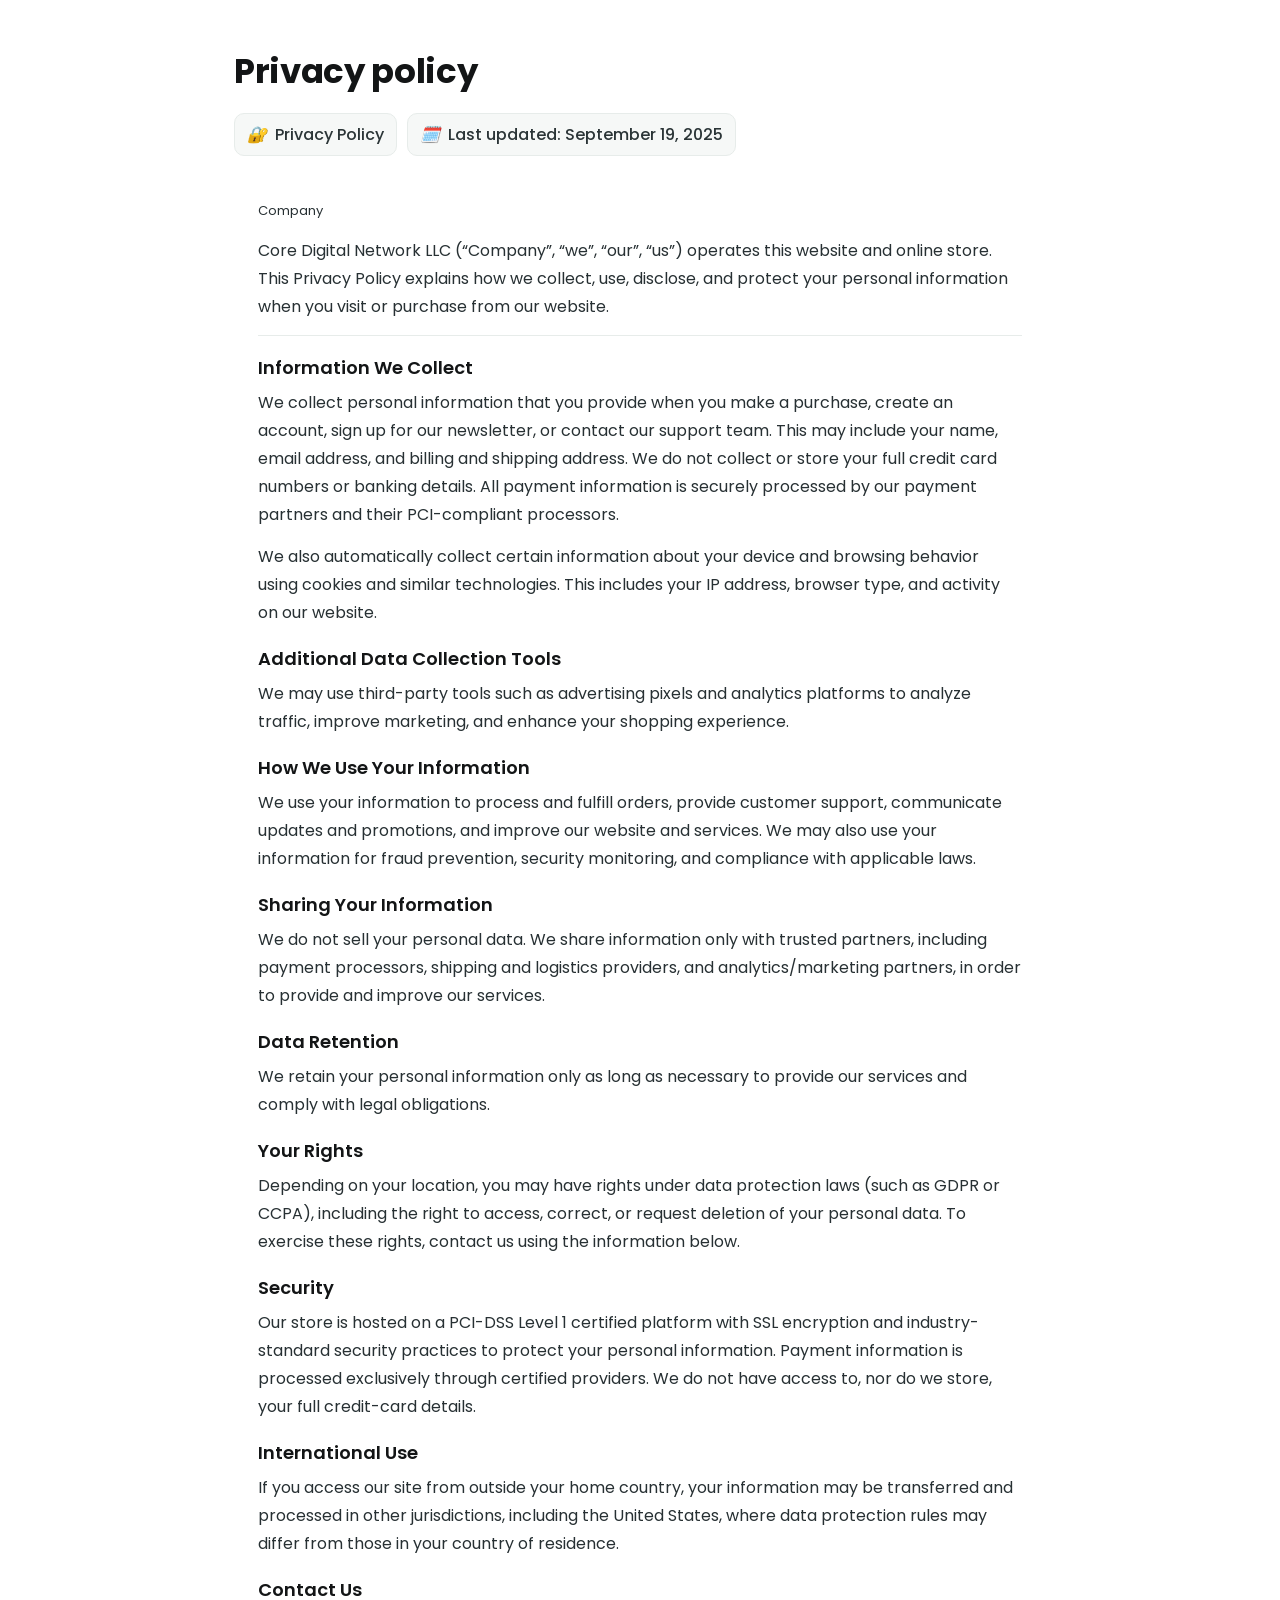
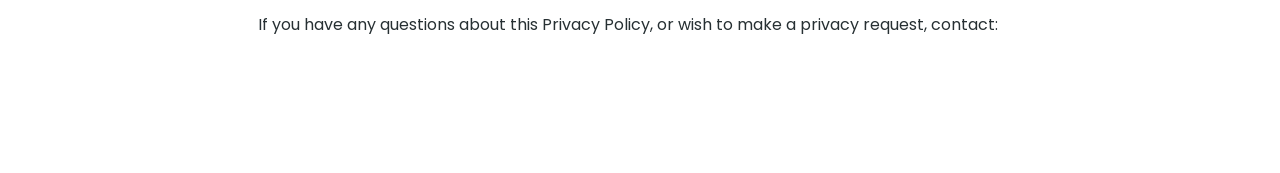
<file: privacy.html>
<!doctype html>
<html lang="en">
<head>
<meta charset="utf-8">
<meta name="viewport" content="width=device-width, initial-scale=1">
<title>Privacy Policy</title>

<link href="https://fonts.googleapis.com/css2?family=Poppins:wght@400;500;600;700&display=swap" rel="stylesheet">

<style>
  :root{
    --bg:#ffffff;
    --ink:#131516;
    --muted:#627074;
    --card:#f6f8f7;
    --border:#e7ecea;
    --accent:#0b5d52;
    --max:860px;
    --radius:14px;
  }
  *{box-sizing:border-box}
  html,body{margin:0;background:var(--bg);color:var(--ink);font-family:Poppins,system-ui,-apple-system,Segoe UI,Roboto,"Helvetica Neue",Arial,sans-serif}
  img{max-width:100%;display:block}

  /* Page shell */
  .wrap{max-width:var(--max);margin:0 auto;padding:24px 18px 64px}
  @media (min-width:768px){ .wrap{padding:36px 24px 96px} }

  /* Title area */
  .page-title{margin:10px 0 16px;font-weight:700;letter-spacing:-.01em}
  .page-title{font-size:clamp(26px,4.5vw,34px)}
  .meta{
    display:flex;gap:10px;flex-wrap:wrap;margin-bottom:20px
  }
  .badge{
    display:inline-flex;align-items:center;gap:.5rem;
    background:var(--card);border:1px solid var(--border);
    padding:8px 12px;border-radius:10px;font-weight:500;color:#2b3537
  }
  .badge i{color:#f3a24c}

  /* Card */
  .policy{
    background:#fff;
  
  }
  @media (min-width:768px){ .policy{padding:24px} }

  .policy h3{
    font-size:clamp(16px,2.6vw,18px);
    margin:18px 0 8px;font-weight:600
  }
  .policy p{margin:0 0 14px;line-height:1.75;color:#273033;font-weight:400}
  .policy ul{margin:0 0 14px 18px;padding:0;line-height:1.7}
  .policy li{margin:6px 0}
  .divider{height:1px;background:var(--border);margin:14px 0 6px}

  /* Helper styles */
  .kicker{font-size:13px;color:var(--muted);margin-bottom:2px}
  .contact a{color:var(--accent);text-decoration:none;border-bottom:1px solid #cde2df}
  .contact a:hover{opacity:.9}
</style>
</head>
<body>

  <main class="wrap" role="main">
    <h1 class="page-title">Privacy policy</h1>

    <div class="meta">
      <span class="badge"><i>🔐</i> Privacy Policy</span>
      <span class="badge"><i>🗓️</i> Last updated: September 19, 2025</span>
    </div>

    <article class="policy">
      <p class="kicker">Company</p>
      <p>
        Core Digital Network LLC (“Company”, “we”, “our”, “us”) operates this website and online store.
        This Privacy Policy explains how we collect, use, disclose, and protect your personal information
        when you visit or purchase from our website.
      </p>

      <div class="divider"></div>
      <h3>Information We Collect</h3>
      <p>
        We collect personal information that you provide when you make a purchase, create an account,
        sign up for our newsletter, or contact our support team. This may include your name, email
        address, and billing and shipping address. We do not collect or store your full credit card
        numbers or banking details. All payment information is securely processed by our payment
        partners and their PCI-compliant processors.
      </p>
      <p>
        We also automatically collect certain information about your device and browsing behavior using
        cookies and similar technologies. This includes your IP address, browser type, and activity on our
        website.
      </p>

      <h3>Additional Data Collection Tools</h3>
      <p>
        We may use third-party tools such as advertising pixels and analytics platforms to analyze traffic,
        improve marketing, and enhance your shopping experience.
      </p>

      <h3>How We Use Your Information</h3>
      <p>
        We use your information to process and fulfill orders, provide customer support, communicate
        updates and promotions, and improve our website and services. We may also use your information
        for fraud prevention, security monitoring, and compliance with applicable laws.
      </p>

      <h3>Sharing Your Information</h3>
      <p>
        We do not sell your personal data. We share information only with trusted partners, including
        payment processors, shipping and logistics providers, and analytics/marketing partners, in order
        to provide and improve our services.
      </p>

      <h3>Data Retention</h3>
      <p>
        We retain your personal information only as long as necessary to provide our services and comply
        with legal obligations.
      </p>

      <h3>Your Rights</h3>
      <p>
        Depending on your location, you may have rights under data protection laws (such as GDPR or CCPA),
        including the right to access, correct, or request deletion of your personal data. To exercise
        these rights, contact us using the information below.
      </p>

      <h3>Security</h3>
      <p>
        Our store is hosted on a PCI-DSS Level 1 certified platform with SSL encryption and
        industry-standard security practices to protect your personal information. Payment information
        is processed exclusively through certified providers. We do not have access to, nor do we store,
        your full credit-card details.
      </p>

      <h3>International Use</h3>
      <p>
        If you access our site from outside your home country, your information may be transferred and
        processed in other jurisdictions, including the United States, where data protection rules may
        differ from those in your country of residence.
      </p>

      <h3>Contact Us</h3>
      <p class="contact">
        If you have any questions about this Privacy Policy, or wish to make a privacy request, contact:
      </p>

    </article>
  </main>

</body>
</html>
</file>
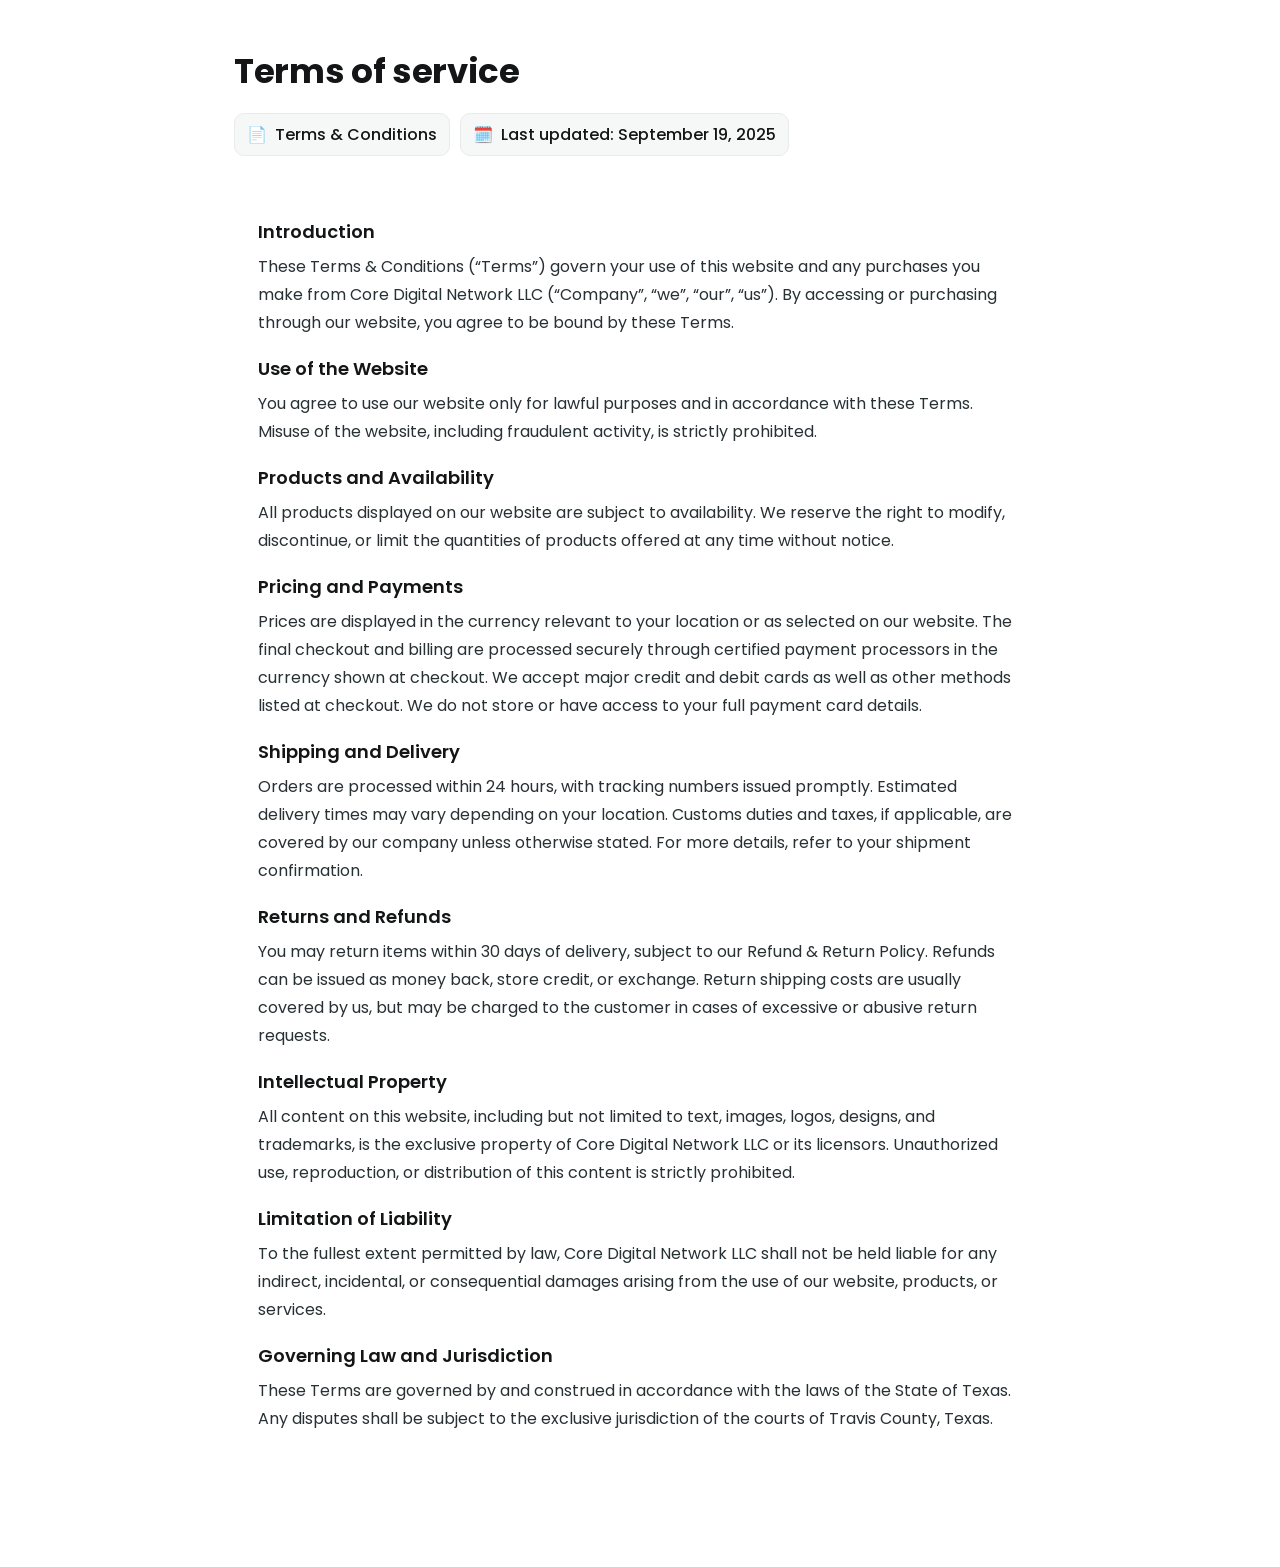
<file: terms.html>
<!doctype html>
<html lang="en">
<head>
<meta charset="utf-8">
<meta name="viewport" content="width=device-width, initial-scale=1">
<title>Terms of service</title>

<link href="https://fonts.googleapis.com/css2?family=Poppins:wght@400;500;600;700&display=swap" rel="stylesheet">

<style>
  :root{
    --bg:#ffffff;
    --ink:#131516;
    --muted:#627074;
    --card:#f6f8f7;
    --border:#e7ecea;
    --max:860px;
    --radius:14px;
  }
  *{box-sizing:border-box}
  html,body{margin:0;background:var(--bg);color:var(--ink);
    font-family:Poppins,system-ui,-apple-system,Segoe UI,Roboto,"Helvetica Neue",Arial,sans-serif}
  img{max-width:100%;display:block}

  /* Shell */
  .wrap{max-width:var(--max);margin:0 auto;padding:24px 18px 64px}
  @media (min-width:768px){ .wrap{padding:36px 24px 96px} }

  /* Title */
  h1.page-title{margin:10px 0 16px;font-weight:700;letter-spacing:-.01em;
    font-size:clamp(26px,4.5vw,34px)}
  .meta{display:flex;gap:10px;flex-wrap:wrap;margin-bottom:20px}
  .badge{display:inline-flex;align-items:center;gap:.5rem;background:var(--card);
    border:1px solid var(--border);padding:8px 12px;border-radius:10px;font-weight:500}
  .badge i{font-style:normal}

  /* Card */
  /* .card{
    background:#fff;border:1px solid var(--border);border-radius:var(--radius);
    padding:18px 16px; box-shadow:0 6px 18px rgba(0,0,0,.03)
  } */
  @media (min-width:768px){ .card{padding:24px} }

  .card h3{font-size:clamp(16px,2.6vw,18px);margin:18px 0 8px;font-weight:600}
  .card p{margin:0 0 14px;line-height:1.75;color:#273033}
  .card ul{margin:0 0 14px 18px;line-height:1.7}
  .card li{margin:6px 0}
  .divider{height:1px;background:var(--border);margin:14px 0 6px}
  .kicker{font-size:13px;color:var(--muted);margin-bottom:2px}
  .mono{font-variant-numeric:tabular-nums}
  a.link{color:#0b5d52;text-decoration:none;border-bottom:1px solid #cde2df}
  a.link:hover{opacity:.9}
</style>
</head>
<body>

<main class="wrap" role="main">
  <h1 class="page-title">Terms of service</h1>

  <div class="meta">
    <span class="badge"><i>📄</i> Terms &amp; Conditions</span>
    <span class="badge"><i>🗓️</i> Last updated: September 19, 2025</span>
  </div>

  <article class="card">
    <h3>Introduction</h3>
    <p>
      These Terms &amp; Conditions (“Terms”) govern your use of this website and any purchases you
      make from Core Digital Network LLC (“Company”, “we”, “our”, “us”). By accessing or purchasing
      through our website, you agree to be bound by these Terms.
    </p>


    <h3>Use of the Website</h3>
    <p>
      You agree to use our website only for lawful purposes and in accordance with these Terms.
      Misuse of the website, including fraudulent activity, is strictly prohibited.
    </p>

    <h3>Products and Availability</h3>
    <p>
      All products displayed on our website are subject to availability. We reserve the right to modify,
      discontinue, or limit the quantities of products offered at any time without notice.
    </p>

    <h3>Pricing and Payments</h3>
    <p>
      Prices are displayed in the currency relevant to your location or as selected on our website.
      The final checkout and billing are processed securely through certified payment processors in the
      currency shown at checkout. We accept major credit and debit cards as well as other methods listed
      at checkout. We do not store or have access to your full payment card details.
    </p>

    <h3>Shipping and Delivery</h3>
    <p>
      Orders are processed within 24 hours, with tracking numbers issued promptly. Estimated delivery
      times may vary depending on your location. Customs duties and taxes, if applicable, are covered
      by our company unless otherwise stated. For more details, refer to your shipment confirmation.
    </p>

    <h3>Returns and Refunds</h3>
    <p>
      You may return items within 30 days of delivery, subject to our Refund &amp; Return Policy.
      Refunds can be issued as money back, store credit, or exchange. Return shipping costs are
      usually covered by us, but may be charged to the customer in cases of excessive or abusive
      return requests.
    </p>

    <h3>Intellectual Property</h3>
    <p>
      All content on this website, including but not limited to text, images, logos, designs, and
      trademarks, is the exclusive property of Core Digital Network LLC or its licensors. Unauthorized
      use, reproduction, or distribution of this content is strictly prohibited.
    </p>

    <h3>Limitation of Liability</h3>
    <p>
      To the fullest extent permitted by law, Core Digital Network LLC shall not be held liable for any
      indirect, incidental, or consequential damages arising from the use of our website, products,
      or services.
    </p>

    <h3>Governing Law and Jurisdiction</h3>
    <p>
      These Terms are governed by and construed in accordance with the laws of the State of Texas.
      Any disputes shall be subject to the exclusive jurisdiction of the courts of Travis County, Texas.
    </p>


    
  </article>
</main>

</body>
</html>
</file>
